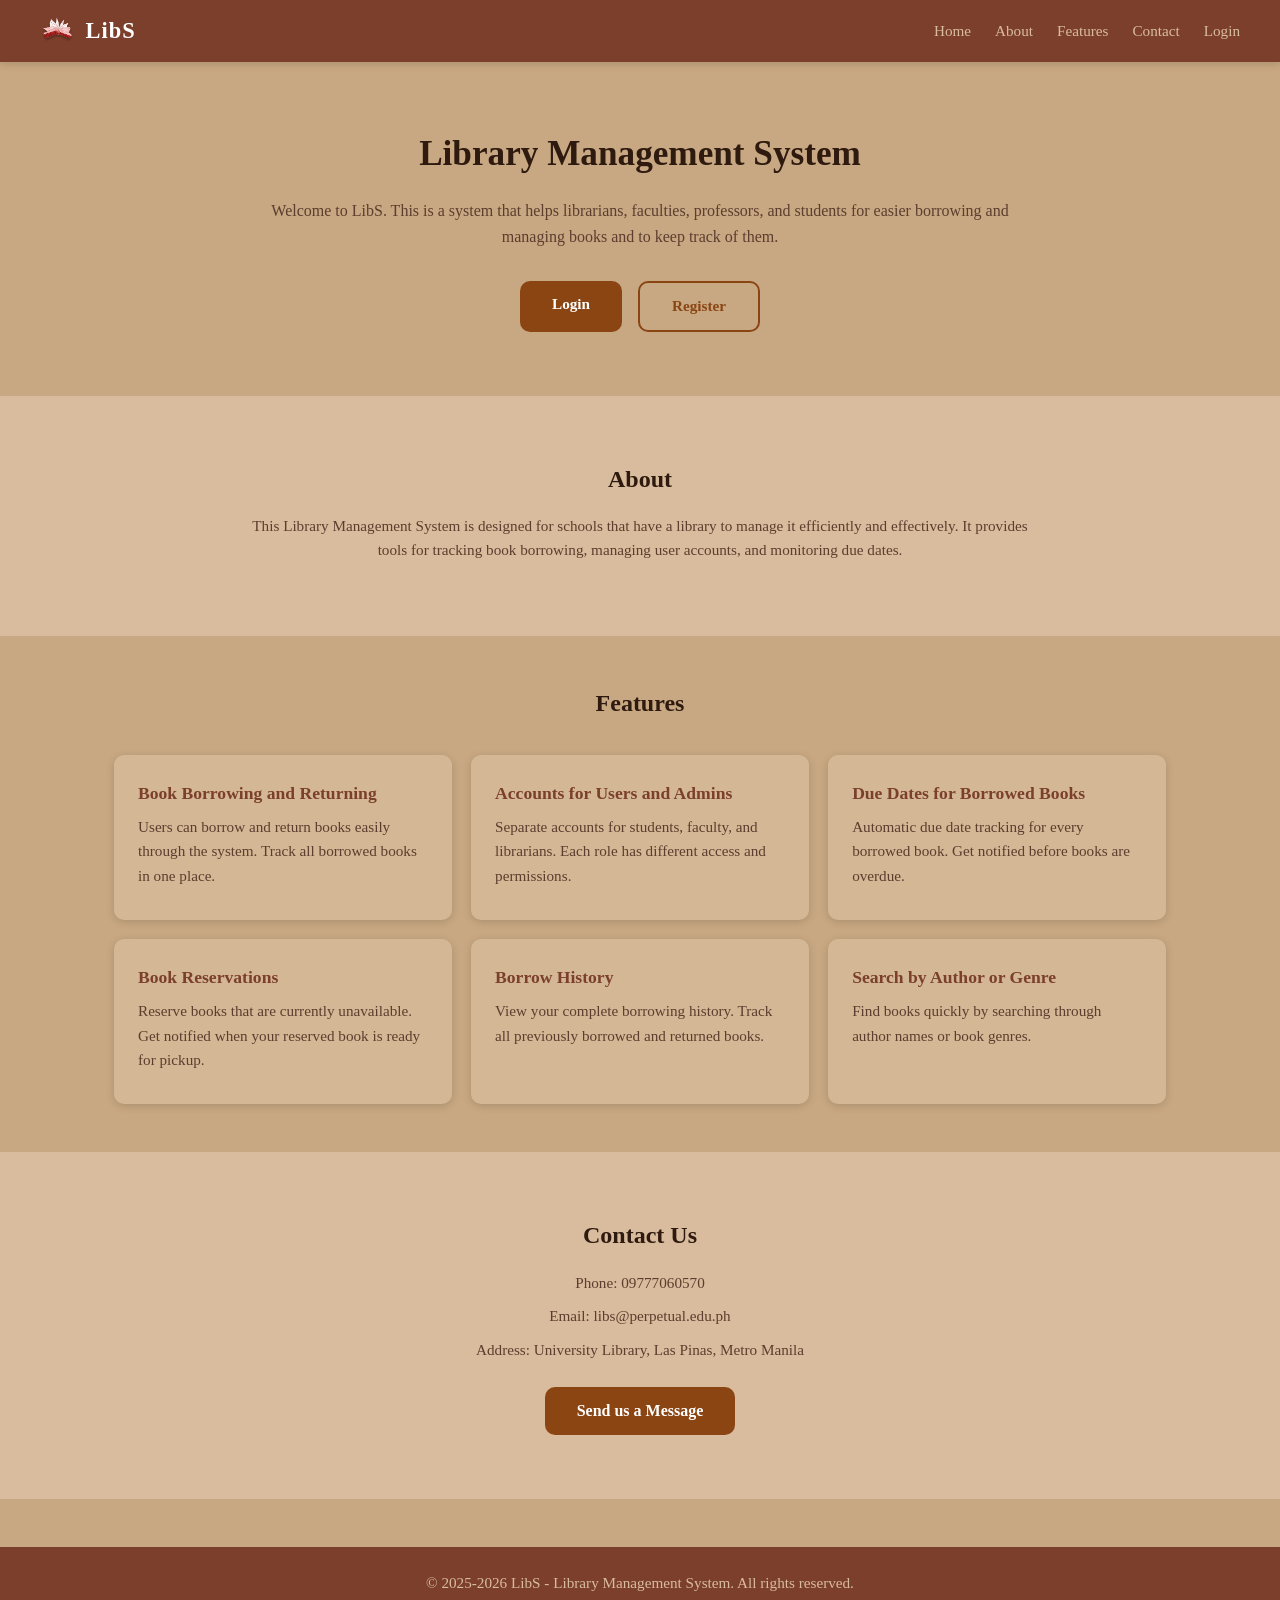
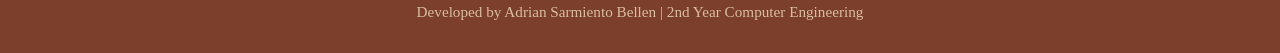
<file: index.html>
<!DOCTYPE html>
<html lang="en">
<head>
    <meta charset="UTF-8">
    <meta name="viewport" content="width=device-width, initial-scale=1.0">
    <title>LibS</title>
    <link rel="stylesheet" href="style.css">
</head>
<body>

    <!-- HEADER / NAVBAR -->
    <header>
        <div class="navbar">
            <div class="logo">
                <img src="images/Ellipse 3.png" alt="LibS Logo" class="side-nav-logo-img">
                <span>LibS</span>
            </div>
            <nav>
                <ul>
                    <li><a href="index.html#home">Home</a></li>
                    <li><a href="index.html#about">About</a></li> <!-- FIXED: now points to About section -->
                    <li><a href="index.html#features">Features</a></li>
                    <li><a href="index.html#contact-preview">Contact</a></li>
                    <li><a href="login.html">Login</a></li>
                </ul>
            </nav>
        </div>
    </header>

    <!-- HERO SECTION -->
    <section id="home">
        <div class="hero">
            <h1>Library Management System</h1>
            <p>Welcome to LibS. This is a system that helps librarians, faculties, professors, and students for easier borrowing and managing books and to keep track of them.</p>
            <div class="hero-buttons">
                <a href="login.html">Login</a>
                <a href="register.html">Register</a>
            </div>
        </div>
    </section>

    <!-- ABOUT SECTION -->
    <section id="about">
        <h2>About</h2>
        <p>This Library Management System is designed for schools that have a library to manage it efficiently and effectively. It provides tools for tracking book borrowing, managing user accounts, and monitoring due dates.</p>
    </section>

    <!-- FEATURES SECTION -->
    <section id="features">
        <h2>Features</h2>
        <div class="features-grid">
            <div class="feature-card">
                <h3>Book Borrowing and Returning</h3>
                <p>Users can borrow and return books easily through the system. Track all borrowed books in one place.</p>
            </div>
            <div class="feature-card">
                <h3>Accounts for Users and Admins</h3>
                <p>Separate accounts for students, faculty, and librarians. Each role has different access and permissions.</p>
            </div>
            <div class="feature-card">
                <h3>Due Dates for Borrowed Books</h3>
                <p>Automatic due date tracking for every borrowed book. Get notified before books are overdue.</p>
            </div>
            <div class="feature-card">
                <h3>Book Reservations</h3>
                <p>Reserve books that are currently unavailable. Get notified when your reserved book is ready for pickup.</p>
            </div>
            <div class="feature-card">
                <h3>Borrow History</h3>
                <p>View your complete borrowing history. Track all previously borrowed and returned books.</p>
            </div>
            <div class="feature-card">
                <h3>Search by Author or Genre</h3>
                <p>Find books quickly by searching through author names or book genres.</p>
            </div>
        </div>
    </section>

    <!-- CONTACT SECTION -->
    <section id="contact-preview">
        <h2>Contact Us</h2>
        <p>Phone: 09777060570</p>
        <p>Email: libs@perpetual.edu.ph</p>
        <p>Address: University Library, Las Pinas, Metro Manila</p>
        <a href="contact.html">Send us a Message</a>
    </section>

    <!-- FOOTER -->
    <footer>
        <p>&copy; 2025-2026 LibS - Library Management System. All rights reserved.</p>
        <p>Developed by Adrian Sarmiento Bellen | 2nd Year Computer Engineering</p>
    </footer>

</body>
</html>
</file>
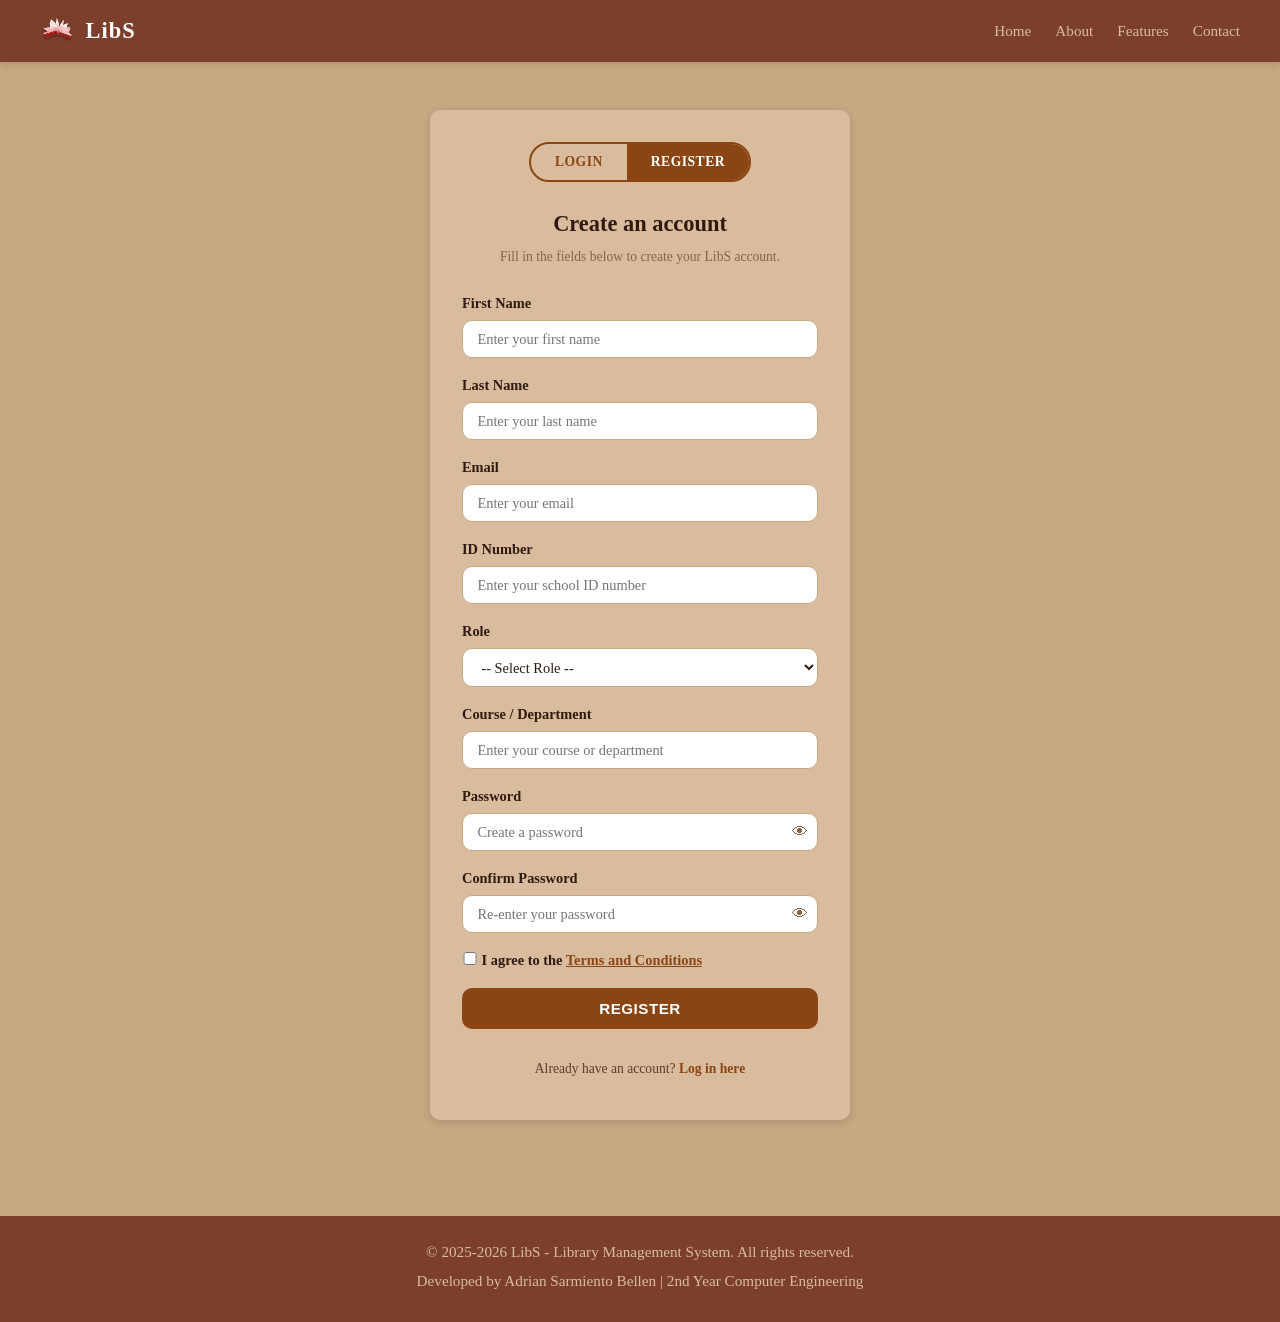
<file: about.html>
<!DOCTYPE html>
<html lang="en">
<head>
    <meta charset="UTF-8">
    <meta name="viewport" content="width=device-width, initial-scale=1.0">
    <title>LibS - Register</title>
    <link rel="stylesheet" href="style.css">
</head>
<body>

    <!-- HEADER / NAVBAR -->
    <header>
        <div class="navbar">
            <div class="logo">
                <img src="images/Ellipse 3.png" alt="LibS Logo" class="side-nav-logo-img">
                <span>LibS</span>
            </div>
            <nav>
                <ul>
                    <li><a href="index.html">Home</a></li>
                    <li><a href="about.html">About</a></li>
                    <li><a href="index.html#features">Features</a></li>
                    <li><a href="contact.html">Contact</a></li>
                </ul>
            </nav>
        </div>
    </header>

    <!-- REGISTER FORM -->
    <section class="auth-section">
        <div class="auth-container">

            <div class="auth-tabs">
                <a href="login.html" class="tab">LOGIN</a>
                <a href="register.html" class="tab active">REGISTER</a>
            </div>

            <h2>Create an account</h2>
            <p>Fill in the fields below to create your LibS account.</p>

            <form action="#" method="POST">

                <div class="form-group">
                    <label for="firstname">First Name</label>
                    <input type="text" id="firstname" name="firstname" placeholder="Enter your first name" required>
                </div>

                <div class="form-group">
                    <label for="lastname">Last Name</label>
                    <input type="text" id="lastname" name="lastname" placeholder="Enter your last name" required>
                </div>

                <div class="form-group">
                    <label for="email">Email</label>
                    <input type="email" id="email" name="email" placeholder="Enter your email" required>
                </div>

                <div class="form-group">
                    <label for="id-number">ID Number</label>
                    <input type="text" id="id-number" name="id_number" placeholder="Enter your school ID number" required>
                </div>

                <div class="form-group">
                    <label for="role">Role</label>
                    <select id="role" name="role" required>
                        <option value="">-- Select Role --</option>
                        <option value="student">Student</option>
                        <option value="faculty">Faculty</option>
                        <option value="professor">Professor</option>
                    </select>
                </div>

                <div class="form-group">
                    <label for="course">Course / Department</label>
                    <input type="text" id="course" name="course" placeholder="Enter your course or department">
                </div>

                <div class="form-group">
                    <label for="password">Password</label>
                    <div class="password-wrapper">
                        <input type="password" id="password" name="password" placeholder="Create a password" required>
                        <button type="button" class="toggle-password">&#128065;</button>
                    </div>
                </div>

                <div class="form-group">
                    <label for="confirm-password">Confirm Password</label>
                    <div class="password-wrapper">
                        <input type="password" id="confirm-password" name="confirm_password" placeholder="Re-enter your password" required>
                        <button type="button" class="toggle-password">&#128065;</button>
                    </div>
                </div>

                <div class="form-group">
                    <label class="terms">
                        <input type="checkbox" name="agree_terms" required>
                        I agree to the <a href="#">Terms and Conditions</a>
                    </label>
                </div>

                <button type="submit" class="btn-primary">REGISTER</button>

                <p class="redirect-login">Already have an account? <a href="login.html">Log in here</a></p>

            </form>

        </div>
    </section>

    <!-- FOOTER -->
    <footer>
        <p>&copy; 2025-2026 LibS - Library Management System. All rights reserved.</p>
        <p>Developed by Adrian Sarmiento Bellen | 2nd Year Computer Engineering</p>
    </footer>

</body>
</html>
</file>
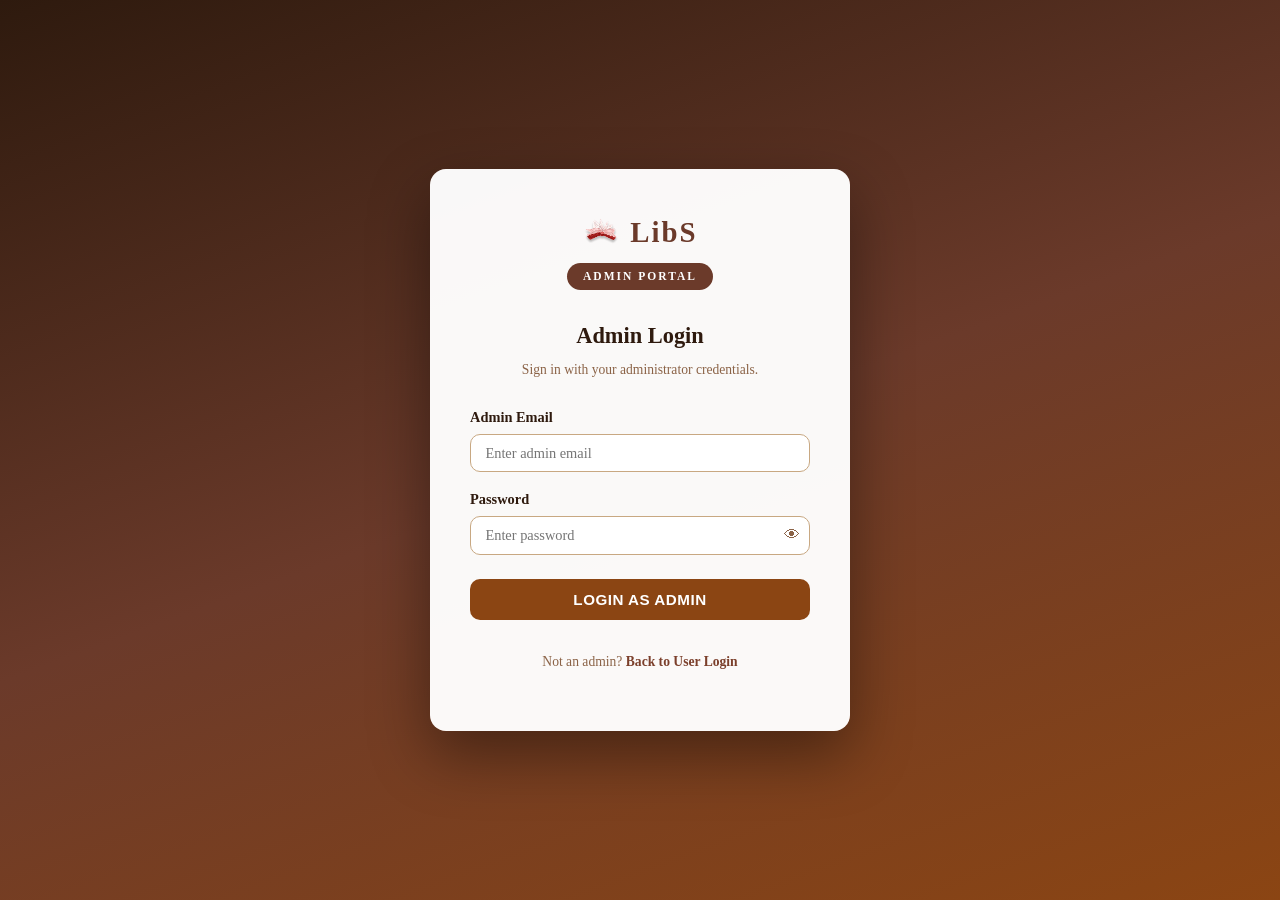
<file: admin-login.html>
<!DOCTYPE html>
<html lang="en">
<head>
    <meta charset="UTF-8">
    <meta name="viewport" content="width=device-width, initial-scale=1.0">
    <title>LibS - Admin Login</title>
    <link rel="stylesheet" href="style.css">
    <style>
        .admin-login-body {
            background: linear-gradient(160deg, #2E1A0E 0%, #6B3A2A 50%, #8B4513 100%);
            min-height: 100vh;
            display: flex;
            align-items: center;
            justify-content: center;
        }
        .admin-login-card {
            background: rgba(255,255,255,0.97);
            border-radius: 16px;
            padding: 2.5rem 2.5rem 2rem;
            width: 100%;
            max-width: 420px;
            box-shadow: 0 24px 60px rgba(0,0,0,0.4);
        }
        .admin-login-logo {
            display: flex;
            align-items: center;
            gap: 0.6rem;
            justify-content: center;
            margin-bottom: 0.5rem;
        }
        .admin-login-logo img { width: 38px; height: 38px; object-fit: contain; }
        .admin-login-logo span {
            font-family: Georgia, serif;
            font-size: 1.8rem;
            font-weight: 700;
            color: #6B3A2A;
            letter-spacing: 2px;
        }
        .admin-badge {
            display: block;
            text-align: center;
            background: #6B3A2A;
            color: #fff;
            font-size: 0.72rem;
            font-weight: 700;
            letter-spacing: 2px;
            text-transform: uppercase;
            padding: 0.25rem 1rem;
            border-radius: 20px;
            width: fit-content;
            margin: 0 auto 1.8rem;
        }
        .admin-login-card h2 {
            font-size: 1.4rem;
            text-align: center;
            color: #2E1A0E;
            margin-bottom: 0.3rem;
        }
        .admin-login-card > p {
            text-align: center;
            font-size: 0.85rem;
            color: #8B6347;
            margin-bottom: 1.6rem;
        }
        .back-link {
            display: block;
            text-align: center;
            font-size: 0.85rem;
            color: #8B6347;
            margin-top: 1.2rem;
        }
        .back-link a { color: #7B3F2B; font-weight: 700; }
    </style>
</head>
<body class="admin-login-body">
    <div class="admin-login-card">
        <div class="admin-login-logo">
            <img src="images/Ellipse 3.png" alt="LibS Logo">
            <span>LibS</span>
        </div>
        <span class="admin-badge">Admin Portal</span>

        <h2>Admin Login</h2>
        <p>Sign in with your administrator credentials.</p>

        <form action="admin-dashboard.html">
            <div class="form-group">
                <label for="admin-email">Admin Email</label>
                <input type="email" id="admin-email" name="email" placeholder="Enter admin email" required>
            </div>
            <div class="form-group">
                <label for="admin-password">Password</label>
                <div class="password-wrapper">
                    <input type="password" id="admin-password" name="password" placeholder="Enter password" required>
                    <button type="button" class="toggle-password">&#128065;</button>
                </div>
            </div>
            <button type="submit" class="btn-primary" style="margin-top:0.5rem;">LOGIN AS ADMIN</button>
        </form>

        <p class="back-link">Not an admin? <a href="login.html">Back to User Login</a></p>
    </div>

    <script>
        document.querySelectorAll('.toggle-password').forEach(btn => {
            btn.addEventListener('click', () => {
                const inp = btn.previousElementSibling;
                inp.type = inp.type === 'password' ? 'text' : 'password';
            });
        });
    </script>
</body>
</html>
</file>
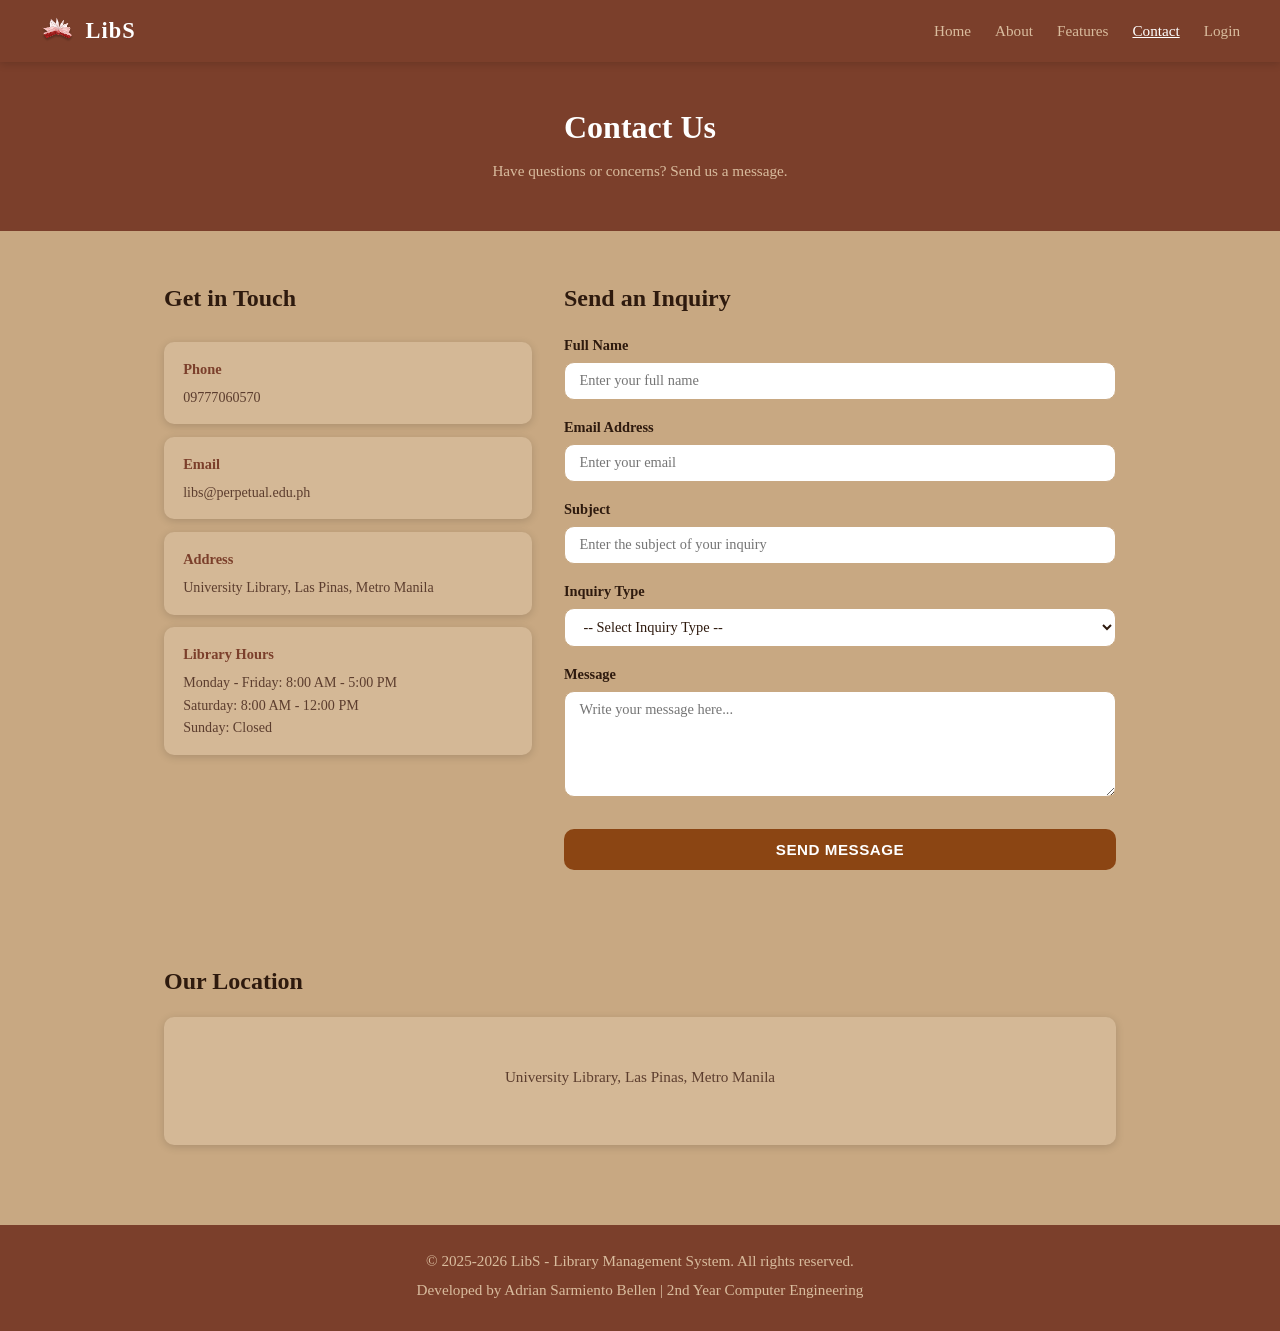
<file: contact.html>
<!DOCTYPE html>
<html lang="en">
<head>
    <meta charset="UTF-8">
    <meta name="viewport" content="width=device-width, initial-scale=1.0">
    <title>LibS - Contact</title>
    <link rel="stylesheet" href="style.css">
</head>
<body>

    <!-- HEADER / NAVBAR -->
    <header>
        <div class="navbar">
            <div class="logo">
                <img src="images/Ellipse 3.png" alt="LibS Logo" class="side-nav-logo-img">
                <span>LibS</span>
            </div>
            <nav>
                <ul>
                    <li><a href="index.html">Home</a></li>
                    <li><a href="about.html">About</a></li>
                    <li><a href="index.html#features">Features</a></li>
                    <li><a href="contact.html" class="active">Contact</a></li>
                    <li><a href="login.html">Login</a></li>
                </ul>
            </nav>
        </div>
    </header>

    <!-- PAGE HERO -->
    <section class="page-hero">
        <h1>Contact Us</h1>
        <p>Have questions or concerns? Send us a message.</p>
    </section>

    <!-- CONTACT SECTION -->
    <section class="contact-section">

        <!-- CONTACT INFO -->
        <div class="contact-info">
            <h2>Get in Touch</h2>

            <div class="contact-detail">
                <h3>Phone</h3>
                <p>09777060570</p>
            </div>

            <div class="contact-detail">
                <h3>Email</h3>
                <p>libs@perpetual.edu.ph</p>
            </div>

            <div class="contact-detail">
                <h3>Address</h3>
                <p>University Library, Las Pinas, Metro Manila</p>
            </div>

            <div class="contact-detail">
                <h3>Library Hours</h3>
                <p>Monday - Friday: 8:00 AM - 5:00 PM</p>
                <p>Saturday: 8:00 AM - 12:00 PM</p>
                <p>Sunday: Closed</p>
            </div>
        </div>

        <!-- INQUIRY FORM -->
        <div class="contact-form-wrapper">
            <h2>Send an Inquiry</h2>
            <form action="#" method="POST" class="contact-form">

                <div class="form-group">
                    <label for="name">Full Name</label>
                    <input type="text" id="name" name="name" placeholder="Enter your full name" required>
                </div>

                <div class="form-group">
                    <label for="email">Email Address</label>
                    <input type="email" id="email" name="email" placeholder="Enter your email" required>
                </div>

                <div class="form-group">
                    <label for="subject">Subject</label>
                    <input type="text" id="subject" name="subject" placeholder="Enter the subject of your inquiry" required>
                </div>

                <div class="form-group">
                    <label for="inquiry-type">Inquiry Type</label>
                    <select id="inquiry-type" name="inquiry_type" required>
                        <option value="">-- Select Inquiry Type --</option>
                        <option value="book-availability">Book Availability</option>
                        <option value="account-issue">Account Issue</option>
                        <option value="borrowed-books">Borrowed Books Concern</option>
                        <option value="reservation">Reservation Concern</option>
                        <option value="general">General Inquiry</option>
                    </select>
                </div>

                <div class="form-group">
                    <label for="message">Message</label>
                    <textarea id="message" name="message" rows="5" placeholder="Write your message here..." required></textarea>
                </div>

                <button type="submit" class="btn-primary">SEND MESSAGE</button>

            </form>
        </div>

    </section>

    <!-- MAP / LOCATION -->
    <section class="location-section">
        <h2>Our Location</h2>
        <div class="map-placeholder">
            <p>University Library, Las Pinas, Metro Manila</p>
        </div>
    </section>

    <!-- FOOTER -->
    <footer>
        <p>&copy; 2025-2026 LibS - Library Management System. All rights reserved.</p>
        <p>Developed by Adrian Sarmiento Bellen | 2nd Year Computer Engineering</p>
    </footer>

</body>
</html>
</file>
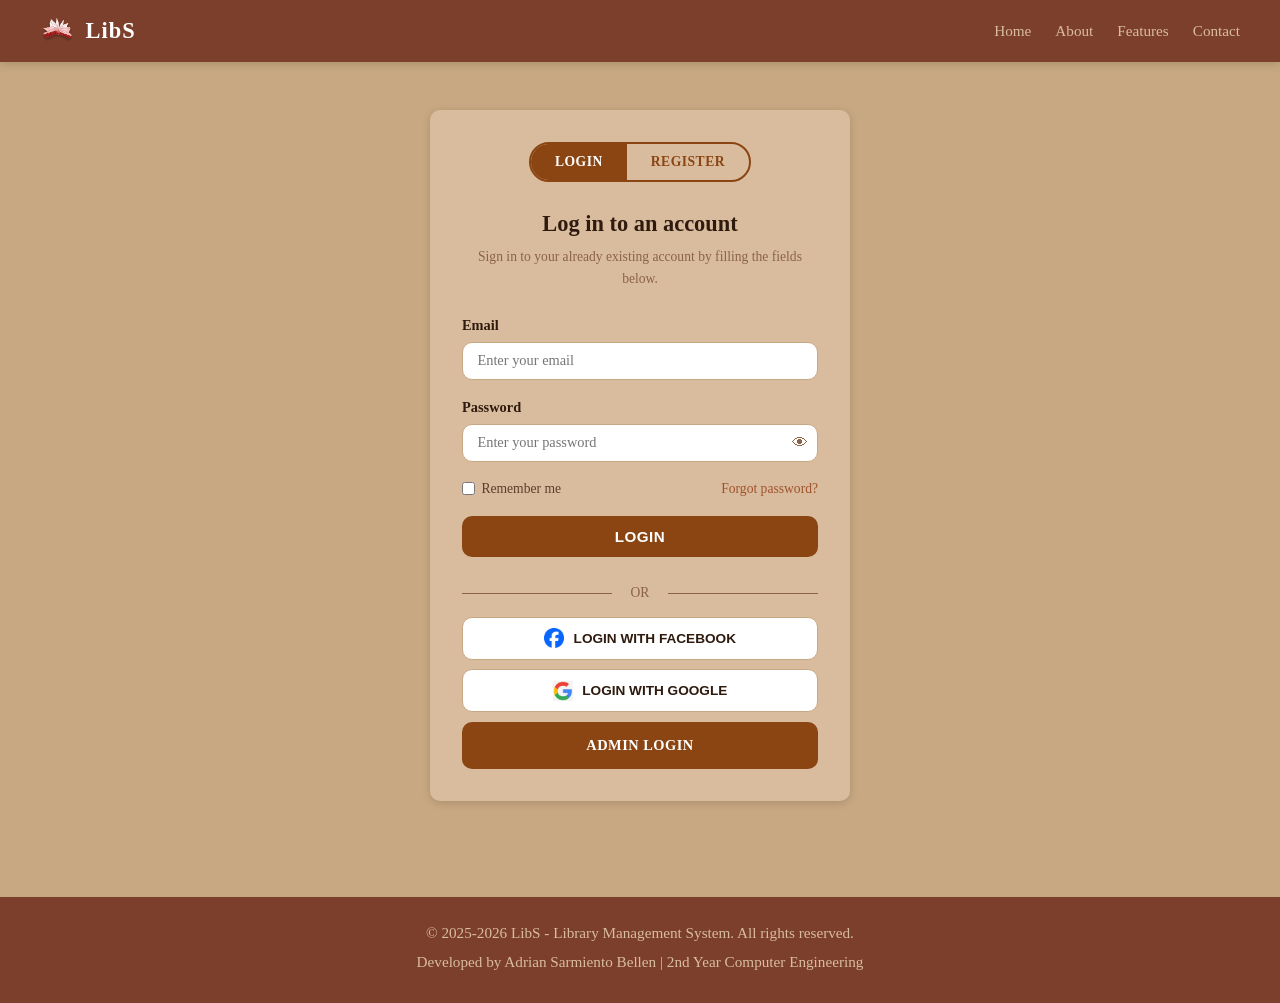
<file: login.html>
<!DOCTYPE html>
<html lang="en">
<head>
    <meta charset="UTF-8">
    <meta name="viewport" content="width=device-width, initial-scale=1.0">
    <title>LibS - Login</title>
    <link rel="stylesheet" href="style.css">
</head>
<body>

    <!-- HEADER / NAVBAR -->
    <header>
        <div class="navbar">
            <div class="logo">
                <img src="images/Ellipse 3.png" alt="LibS Logo" class="side-nav-logo-img">
                <span>LibS</span>
            </div>
            <nav>
                <ul>
                    <li><a href="index.html">Home</a></li>
                    <li><a href="about.html">About</a></li>
                    <li><a href="index.html#features">Features</a></li>
                    <li><a href="contact.html">Contact</a></li>
                </ul>
            </nav>
        </div>
    </header>

    <!-- LOGIN / REGISTER TABS -->
    <section class="auth-section">
        <div class="auth-container">

            <div class="auth-tabs">
                <a href="login.html" class="tab active">LOGIN</a>
                <a href="register.html" class="tab">REGISTER</a>
            </div>

            <h2>Log in to an account</h2>
            <p>Sign in to your already existing account by filling the fields below.</p>

            <form action="dashboard.html">

                <div class="form-group">
                    <label for="email">Email</label>
                    <input type="email" id="email" name="email" placeholder="Enter your email" required>
                </div>

                <div class="form-group">
                    <label for="password">Password</label>
                    <div class="password-wrapper">
                        <input type="password" id="password" name="password" placeholder="Enter your password" required>
                        <button type="button" class="toggle-password">&#128065;</button>
                    </div>
                </div>

                <div class="form-options">
                    <label class="remember-me">
                        <input type="checkbox" name="remember"> Remember me
                    </label>
                    <a href="#" class="forgot-password">Forgot password?</a>
                </div>

                <button type="submit" class="btn-primary">LOGIN</button>

                <div class="divider">
                    <span>OR</span>
                </div>

                <button type="button" class="btn-social">
                    <img src="[data-uri]" alt="Facebook"> LOGIN WITH FACEBOOK
                </button>

                <button type="button" class="btn-social">
                    <img src="[data-uri]" alt="Google"> LOGIN WITH GOOGLE
                </button>

                <a href="admin-login.html" class="btn-admin">ADMIN LOGIN</a>

            </form>

        </div>
    </section>

    <!-- FOOTER -->
    <footer>
        <p>&copy; 2025-2026 LibS - Library Management System. All rights reserved.</p>
        <p>Developed by Adrian Sarmiento Bellen | 2nd Year Computer Engineering</p>
    </footer>

</body>
</html>
</file>
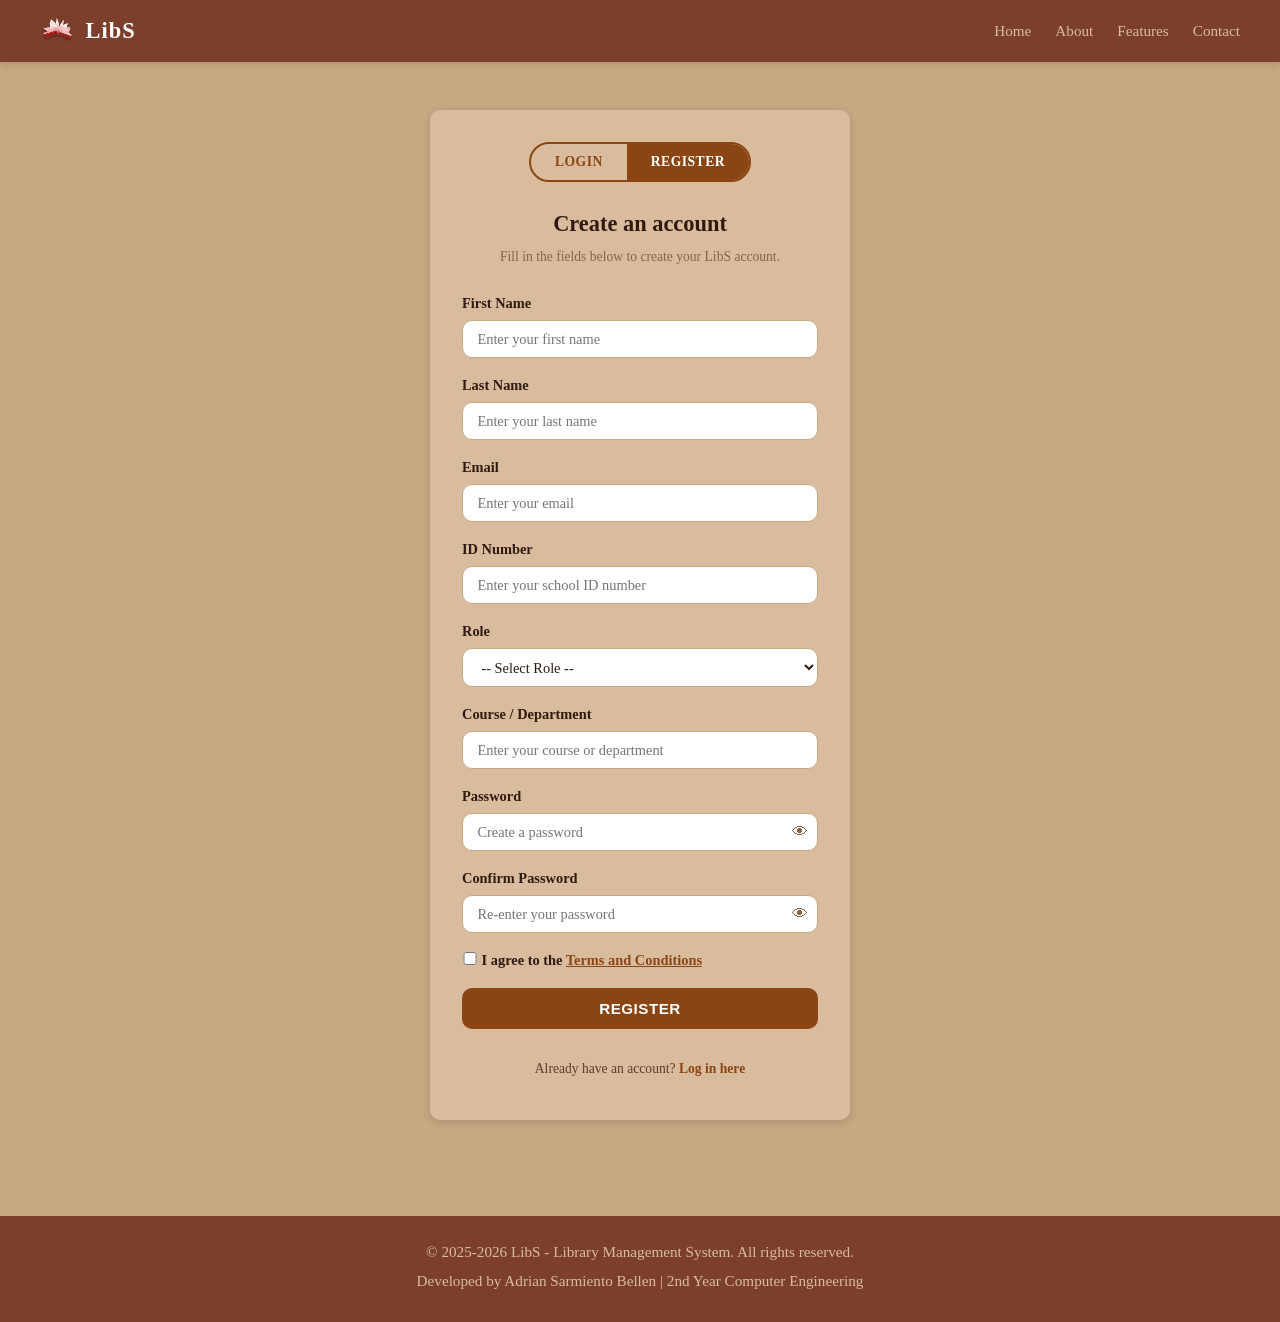
<file: register.html>
<!DOCTYPE html>
<html lang="en">
<head>
    <meta charset="UTF-8">
    <meta name="viewport" content="width=device-width, initial-scale=1.0">
    <title>LibS - Register</title>
    <link rel="stylesheet" href="style.css">
</head>
<body>

    <!-- HEADER / NAVBAR -->
    <header>
        <div class="navbar">
            <div class="logo">
                <img src="images/Ellipse 3.png" alt="LibS Logo" class="side-nav-logo-img">
                <span>LibS</span>
            </div>
            <nav>
                <ul>
                    <li><a href="index.html">Home</a></li>
                    <li><a href="about.html">About</a></li>
                    <li><a href="index.html#features">Features</a></li>
                    <li><a href="contact.html">Contact</a></li>
                </ul>
            </nav>
        </div>
    </header>

    <!-- REGISTER FORM -->
    <section class="auth-section">
        <div class="auth-container">

            <div class="auth-tabs">
                <a href="login.html" class="tab">LOGIN</a>
                <a href="register.html" class="tab active">REGISTER</a>
            </div>

            <h2>Create an account</h2>
            <p>Fill in the fields below to create your LibS account.</p>

            <form action="login.html">

                <div class="form-group">
                    <label for="firstname">First Name</label>
                    <input type="text" id="firstname" name="firstname" placeholder="Enter your first name" required>
                </div>

                <div class="form-group">
                    <label for="lastname">Last Name</label>
                    <input type="text" id="lastname" name="lastname" placeholder="Enter your last name" required>
                </div>

                <div class="form-group">
                    <label for="email">Email</label>
                    <input type="email" id="email" name="email" placeholder="Enter your email" required>
                </div>

                <div class="form-group">
                    <label for="id-number">ID Number</label>
                    <input type="text" id="id-number" name="id_number" placeholder="Enter your school ID number" required>
                </div>

                <div class="form-group">
                    <label for="role">Role</label>
                    <select id="role" name="role" required>
                        <option value="">-- Select Role --</option>
                        <option value="student">Student</option>
                        <option value="faculty">Faculty</option>
                        <option value="professor">Professor</option>
                    </select>
                </div>

                <div class="form-group">
                    <label for="course">Course / Department</label>
                    <input type="text" id="course" name="course" placeholder="Enter your course or department">
                </div>

                <div class="form-group">
                    <label for="password">Password</label>
                    <div class="password-wrapper">
                        <input type="password" id="password" name="password" placeholder="Create a password" required>
                        <button type="button" class="toggle-password">&#128065;</button>
                    </div>
                </div>

                <div class="form-group">
                    <label for="confirm-password">Confirm Password</label>
                    <div class="password-wrapper">
                        <input type="password" id="confirm-password" name="confirm_password" placeholder="Re-enter your password" required>
                        <button type="button" class="toggle-password">&#128065;</button>
                    </div>
                </div>

                <div class="form-group">
                    <label class="terms">
                        <input type="checkbox" name="agree_terms" required>
                        I agree to the <a href="#">Terms and Conditions</a>
                    </label>
                </div>

                <button type="submit" class="btn-primary">REGISTER</button>

                <p class="redirect-login">Already have an account? <a href="login.html">Log in here</a></p>

            </form>

        </div>
    </section>

    <!-- FOOTER -->
    <footer>
        <p>&copy; 2025-2026 LibS - Library Management System. All rights reserved.</p>
        <p>Developed by Adrian Sarmiento Bellen | 2nd Year Computer Engineering</p>
    </footer>

</body>
</html>
</file>
<file: style.css>
*, *::before, *::after {
    box-sizing: border-box;
    margin: 0;
    padding: 0;
}

:root {
    --bg:         #C8A882;
    --bg-light:   #D9BC9E;
    --bg-sidenav: #C4907A;
    --brown:      #7B3F2B;
    --brown-mid:  #A0522D;
    --brown-btn:  #8B4513;
    --text-dark:  #2E1A0E;
    --text-mid:   #5C3D2E;
    --text-light: #8B6347;
    --white:      #FFFFFF;
    --card-bg:    #D4B896;
    --green:      #4CAF50;
    --orange:     #E07B2A;
    --red:        #C0392B;
    --radius:     10px;
    --shadow:     0 2px 8px rgba(0,0,0,0.15);
}

html {
    scroll-behavior: smooth;
}

body {
    font-family: 'Georgia', serif;
    background-color: var(--bg);
    color: var(--text-dark);
    min-height: 100vh;
    line-height: 1.6;
}

img {
    max-width: 100%;
    display: block;
}

a {
    text-decoration: none;
    color: inherit;
}

ul {
    list-style: none;
}

/* ============================================================
   TYPOGRAPHY
============================================================ */
h1 {
    font-size: 2rem;
    font-weight: bold;
    color: var(--text-dark);
}

h2 {
    font-size: 1.5rem;
    font-weight: bold;
    color: var(--text-dark);
    margin-bottom: 1rem;
}

h3 {
    font-size: 1.1rem;
    font-weight: bold;
    color: var(--text-dark);
    margin-bottom: 0.4rem;
}

p {
    color: var(--text-mid);
    font-size: 0.95rem;
    margin-bottom: 0.5rem;
}

/* ============================================================
   HEADER / NAVBAR (Public pages)
============================================================ */
header {
    background-color: var(--brown);
    padding: 0.8rem 1.5rem;
    position: sticky;
    top: 0;
    z-index: 100;
    box-shadow: var(--shadow);
}

.navbar {
    display: flex;
    align-items: center;
    justify-content: space-between;
    padding: 0 1rem;
}

.logo {
    display: flex;
    align-items: center;
    gap: 0.6rem;
}

.logo img {
    width: 36px;
    height: 36px;
    object-fit: contain;
}

.logo span {
    font-size: 1.4rem;
    font-weight: bold;
    color: var(--white);
    letter-spacing: 1px;
}

nav ul {
    display: flex;
    gap: 1.5rem;
    align-items: center;
}

nav ul li a {
    color: var(--bg-light);
    font-size: 0.95rem;
    font-weight: 500;
    transition: color 0.2s;
}

nav ul li a:hover,
nav ul li a.active {
    color: var(--white);
    text-decoration: underline;
}

.nav-hamburger {
    display: none;
    background: none;
    border: none;
    color: var(--white);
    font-size: 1.6rem;
    cursor: pointer;
}

/* ============================================================
   HERO SECTION
============================================================ */
#home, .hero {
    background-color: var(--bg);
    padding: 2rem 1.5rem 2rem;
    text-align: center;
}

.hero h1 {
    font-size: 2.2rem;
    margin-bottom: 1rem;
    color: var(--text-dark);
}

.hero p {
    max-width: 750px;
    margin: 0 auto 2rem;
    font-size: 1rem;
    color: var(--text-mid);
}

.hero-buttons {
    display: flex;
    justify-content: center;
    gap: 1rem;
    flex-wrap: wrap;
}

.hero-buttons a {
    padding: 0.7rem 2rem;
    border-radius: var(--radius);
    font-weight: bold;
    font-size: 0.95rem;
    transition: background 0.2s, color 0.2s;
}

.hero-buttons a:first-child {
    background-color: var(--brown-btn);
    color: var(--white);
}

.hero-buttons a:last-child {
    background-color: transparent;
    border: 2px solid var(--brown-btn);
    color: var(--brown-btn);
}

.hero-buttons a:hover {
    opacity: 0.85;
}

/* ============================================================
   SECTIONS (Public pages)
============================================================ */
section {
    padding: 3rem 1.5rem;
    max-width: 1100px;
    margin: 0 auto;
}

#about, #contact-preview {
    background-color: var(--bg-light);
    max-width: 100%;
    padding: 4rem 3rem;
}

#about h2, #contact-preview h2 {
    text-align: center;
}

#about p, #contact-preview p {
    text-align: center;
    max-width: 800px;
    margin: 0 auto 0.6rem;
}

#contact-preview a {
    display: block;
    width: fit-content;
    margin: 1.5rem auto 0;
    padding: 0.7rem 2rem;
    background-color: var(--brown-btn);
    color: var(--white);
    border-radius: var(--radius);
    font-weight: bold;
    transition: opacity 0.2s;
}

#contact-preview a:hover {
    opacity: 0.85;
}

/* ============================================================
   FEATURES GRID
============================================================ */
#features {
    background-color: var(--bg);
}

#features h2 {
    text-align: center;
    margin-bottom: 2rem;
}

.features-grid {
    display: grid;
    grid-template-columns: repeat(auto-fit, minmax(260px, 1fr));
    gap: 1.2rem;
}

.feature-card {
    background-color: var(--card-bg);
    border-radius: var(--radius);
    padding: 1.5rem;
    box-shadow: var(--shadow);
    transition: transform 0.2s;
}

.feature-card:hover {
    transform: translateY(-3px);
}

.feature-card h3 {
    color: var(--brown);
    margin-bottom: 0.5rem;
}

/* ============================================================
   PAGE HERO (Inner pages)
============================================================ */
.page-hero {
    background-color: var(--brown);
    padding: 2.5rem 1.5rem;
    text-align: center;
    max-width: 100%;
}

.page-hero h1 {
    color: var(--white);
    font-size: 2rem;
}

.page-hero p {
    color: var(--bg-light);
    margin-top: 0.4rem;
}

/* ============================================================
   ABOUT PAGE
============================================================ */
.about-overview,
.about-purpose,
.about-users,
.about-development {
    padding: 2.5rem 1.5rem;
    max-width: 1100px;
    margin: 0 auto;
}

.about-overview {
    background-color: var(--bg-light);
    max-width: 100%;
    text-align: center;
}

.about-overview p {
    max-width: 750px;
    margin: 0 auto 0.8rem;
}

.purpose-grid {
    display: grid;
    grid-template-columns: repeat(auto-fit, minmax(220px, 1fr));
    gap: 1rem;
    margin-top: 1rem;
}

.purpose-card {
    background-color: var(--card-bg);
    border-radius: var(--radius);
    padding: 1.2rem;
    box-shadow: var(--shadow);
}

.purpose-card h3 {
    color: var(--brown);
}

/* TABLE */
table {
    width: 100%;
    border-collapse: collapse;
    margin-top: 1rem;
    background-color: var(--card-bg);
    border-radius: var(--radius);
    overflow: hidden;
    box-shadow: var(--shadow);
}

thead {
    background-color: var(--brown);
    color: var(--white);
}

thead th {
    padding: 0.9rem 1rem;
    text-align: left;
    font-size: 0.9rem;
}

tbody tr {
    border-bottom: 1px solid var(--bg);
}

tbody tr:last-child {
    border-bottom: none;
}

tbody td {
    padding: 0.8rem 1rem;
    font-size: 0.9rem;
    color: var(--text-mid);
}

tbody tr:hover {
    background-color: var(--bg-light);
}

.development-timeline {
    display: flex;
    flex-direction: column;
    gap: 1rem;
    margin-top: 1rem;
}

.timeline-item {
    background-color: var(--card-bg);
    border-left: 4px solid var(--brown-btn);
    padding: 1rem 1.2rem;
    border-radius: 0 var(--radius) var(--radius) 0;
    box-shadow: var(--shadow);
}

.timeline-item h3 {
    color: var(--brown);
}

/* ============================================================
   AUTH PAGES (Login / Register)
============================================================ */
.auth-section {
    display: flex;
    justify-content: center;
    align-items: center;
    padding: 3rem 1rem;
    min-height: calc(100vh - 140px);
}

.auth-container {
    background-color: var(--bg-light);
    border-radius: var(--radius);
    padding: 2rem 2rem;
    width: 100%;
    max-width: 420px;
    box-shadow: var(--shadow);
}

.auth-tabs {
    display: flex;
    justify-content: center;
    gap: 0;
    margin-bottom: 1.5rem;
    border-radius: 25px;
    overflow: hidden;
    border: 2px solid var(--brown-btn);
    width: fit-content;
    margin-left: auto;
    margin-right: auto;
}

.auth-tabs .tab {
    padding: 0.45rem 1.5rem;
    font-size: 0.85rem;
    font-weight: bold;
    color: var(--brown-btn);
    background: transparent;
    letter-spacing: 0.5px;
    transition: background 0.2s, color 0.2s;
}

.auth-tabs .tab.active {
    background-color: var(--brown-btn);
    color: var(--white);
}

.auth-container h2 {
    font-size: 1.4rem;
    text-align: center;
    margin-bottom: 0.3rem;
}

.auth-container > p {
    text-align: center;
    font-size: 0.85rem;
    color: var(--text-light);
    margin-bottom: 1.5rem;
}

/* FORM GROUPS */
.form-group {
    margin-bottom: 1rem;
}

.form-group label {
    display: block;
    font-size: 0.9rem;
    font-weight: bold;
    color: var(--text-dark);
    margin-bottom: 0.3rem;
}

.form-group input,
.form-group select,
.form-group textarea {
    width: 100%;
    padding: 0.6rem 0.9rem;
    border: 1.5px solid var(--bg);
    border-radius: var(--radius);
    background-color: var(--white);
    font-size: 0.9rem;
    color: var(--text-dark);
    font-family: inherit;
    outline: none;
    transition: border-color 0.2s;
}

.form-group input:focus,
.form-group select:focus,
.form-group textarea:focus {
    border-color: var(--brown-btn);
}

.password-wrapper {
    position: relative;
}

.password-wrapper input {
    padding-right: 2.5rem;
}

.toggle-password {
    position: absolute;
    right: 0.6rem;
    top: 50%;
    transform: translateY(-50%);
    background: none;
    border: none;
    cursor: pointer;
    font-size: 1rem;
    color: var(--text-light);
}

.form-options {
    display: flex;
    justify-content: space-between;
    align-items: center;
    margin-bottom: 1rem;
    font-size: 0.85rem;
}

.remember-me {
    display: flex;
    align-items: center;
    gap: 0.4rem;
    cursor: pointer;
    color: var(--text-mid);
}

.forgot-password {
    color: var(--brown-mid);
    font-size: 0.85rem;
}

.forgot-password:hover {
    text-decoration: underline;
}

/* BUTTONS */
.btn-primary {
    width: 100%;
    padding: 0.75rem;
    background-color: var(--brown-btn);
    color: var(--white);
    border: none;
    border-radius: var(--radius);
    font-size: 0.95rem;
    font-weight: bold;
    letter-spacing: 0.5px;
    cursor: pointer;
    transition: opacity 0.2s;
    margin-bottom: 0.8rem;
}

.btn-primary:hover {
    opacity: 0.85;
}

.divider {
    text-align: center;
    position: relative;
    margin: 0.8rem 0;
    color: var(--text-light);
    font-size: 0.85rem;
}

.divider::before,
.divider::after {
    content: '';
    position: absolute;
    top: 50%;
    width: 42%;
    height: 1px;
    background-color: var(--text-light);
}

.divider::before { left: 0; }
.divider::after { right: 0; }

.btn-social {
    width: 100%;
    padding: 0.65rem;
    background-color: var(--white);
    border: 1.5px solid var(--bg);
    border-radius: var(--radius);
    font-size: 0.85rem;
    font-weight: bold;
    cursor: pointer;
    display: flex;
    align-items: center;
    justify-content: center;
    gap: 0.6rem;
    margin-bottom: 0.6rem;
    color: var(--text-dark);
    transition: background 0.2s;
}

.btn-social img {
    width: 20px;
    height: 20px;
}

.btn-social:hover {
    background-color: var(--bg-light);
}

.btn-admin {
    display: block;
    width: 100%;
    padding: 0.75rem;
    background-color: var(--brown-btn);
    color: var(--white);
    border-radius: var(--radius);
    font-size: 0.9rem;
    font-weight: bold;
    text-align: center;
    letter-spacing: 0.5px;
    margin-top: 0.5rem;
    transition: opacity 0.2s;
}

.btn-admin:hover {
    opacity: 0.85;
}

.redirect-login {
    text-align: center;
    font-size: 0.85rem;
    margin-top: 1rem;
    color: var(--text-mid);
}

.redirect-login a {
    color: var(--brown-btn);
    font-weight: bold;
}

.terms {
    display: flex;
    align-items: center;
    flex-wrap: nowrap;
    gap: 0.5rem;
    font-size: 0.85rem;
    cursor: pointer;
    color: var(--text-mid);
}

.terms input[type="checkbox"] {
    width: 16px;
    height: 16 px;
    flex-shrink: 0;
    margin: 0;
    cursor: pointer;
     accent-color: var(--brown-btn);
}

.terms a {
    color: var(--brown-btn);
    text-decoration: underline;
}

/* ============================================================
   DASHBOARD HEADER
============================================================ */
.dashboard-body {
    background-color: var(--bg);
}

.dashboard-header {
    background: linear-gradient(135deg, #5C2A14 0%, #8B4513 60%, #7B3F2B 100%);
    padding: 0.9rem 1.2rem;
    display: flex;
    align-items: center;
    justify-content: space-between;
    position: sticky;
    top: 0;
    z-index: 100;
    box-shadow: var(--shadow);
}

.hamburger {
    background: none;
    border: none;
    font-size: 1.6rem;
    cursor: pointer;
    color: var(--white);
    padding: 0.2rem 0.4rem;
}

.dashboard-right {
    display: flex;
    align-items: center;
    gap: 1rem;
}

.dashboard-title {
    font-size: 1.4rem;
    font-weight: bold;
    color: var(--white);
    display: flex;
    align-items: center;
    gap: 0.5rem;
    letter-spacing: 2px;
    pointer-events: none;
    position: absolute;
    left: 50%;
    transform: translateX(-50%);
    z-index: 1;
}

.dashboard-right {
    display: flex;
    align-items: center;
    gap: 0.6rem;
    margin-left: auto;
}

.dashboard-user {
    display: flex;
    align-items: center;
    gap: 0.5rem;
}

.dashboard-user-info {
    text-align: right;
    flex: unset;
}

.dashboard-user-info h2 {
    font-size: 0.9rem;
    margin-bottom: 0;
    color: var(--white);
}

.dashboard-user-info span {
    font-size: 0.75rem;
    color: rgba(255,255,255,0.7);
}

.user-dropdown {
    background: none;
    border: none;
    color: var(--white);
    font-size: 1rem;
    cursor: pointer;
}

.dashboard-avatar img {
    width: 38px;
    height: 38px;
    border-radius: 50%;
    object-fit: cover;
    border: 2px solid var(--brown-btn);
    background-color: var(--bg);
}


/* ============================================================
   SIDE NAV
============================================================ */
.side-nav {
    position: fixed;
    top: 0;
    left: -280px;
    width: 260px;
    height: 100%;
    background-color: var(--bg-sidenav);
    z-index: 200;
    transition: left 0.3s ease;
    padding: 1.5rem 1.2rem;
    display: flex;
    flex-direction: column;
}

.side-nav.open {
    left: 0;
}

.side-nav-header {
    display: flex;
    justify-content: space-between;
    align-items: center;
    margin-bottom: 2rem;
}

.side-nav-header img:nth-child(2) {
    width: 36px;
    height: 36px;
    object-fit: contain;
}

.side-nav-avatar {
    width: 44px;
    height: 44px;
    border-radius: 50%;
    object-fit: cover;
    border: 2px solid var(--white);
    background-color: var(--bg);
}

.close-nav {
    background: var(--brown-btn);   
    border: none;
    font-size: 1.2rem;              
    cursor: pointer;
    color: var(--white);          
    width: 36px;                 
    height: 36px;
    border-radius: 50%;            
    display: flex;
    align-items: center;
    justify-content: center;
    transition: background 0.2s, opacity 0.2s;
}

.close-nav:hover {
    background-color: var(--red);   /* highlight red on hover */
    opacity: 0.9;
}

.side-nav-links {
    display: flex;
    flex-direction: column;
    gap: 0.3rem;
}

.side-nav-links li a {
    display: flex;
    align-items: center;
    gap: 0.7rem;
    padding: 0.75rem 1rem;
    border-radius: var(--radius);
    font-size: 1rem;
    color: var(--text-dark);
    font-weight: 500;
    transition: background 0.2s;
}

.side-nav-links li a:hover,
.side-nav-links li a.active {
    background-color: var(--brown-btn);
    color: var(--white);
}

.btn-logout {
    display: block;                /* full-width block */
    text-align: center;            /* centers the text */
    padding: 0.75rem 1.2rem;
    background-color: var(--red);  /* 🔴 red background for clarity */
    color: var(--white);
    border-radius: var(--radius);
    font-weight: bold;
    font-size: 0.95rem;
    margin-top: auto;
    margin-bottom: 1rem;
    transition: background 0.2s, opacity 0.2s;
}

.btn-logout:hover {
    background-color: #a83232;     /* darker red on hover */
    opacity: 0.9;
}

.side-nav-logo {
    text-align: right;
}

.side-nav-logo img {
    width: 36px;
    margin-left: auto;
}

.nav-overlay {
    display: none;
    position: fixed;
    inset: 0;
    background: rgba(0,0,0,0.35);
    z-index: 150;
}

.nav-overlay.active {
    display: block;
}

/* ============================================================
   DASHBOARD MAIN CONTENT
============================================================ */
.dashboard-main {
    padding: 1.2rem;
    max-width: 900px;
    margin: 0 auto;
}

.search-section {
    margin-bottom: 1.5rem;
    padding: 0;
}

.search-bar {
    display: flex;
    align-items: center;
    gap: 0.5rem;
    margin-bottom: 0.8rem;
}

.search-bar label {
    font-size: 0.9rem;
    font-weight: bold;
    color: var(--text-dark);
    white-space: nowrap;
}

.search-bar input {
    flex: 1;
    padding: 0.5rem 0.8rem;
    border-radius: var(--radius);
    border: 1.5px solid var(--bg);
    background-color: var(--white);
    font-size: 0.9rem;
    outline: none;
}

.search-bar input:focus {
    border-color: var(--brown-btn);
}

.search-btn {
    padding: 0.5rem 0.7rem;
    background-color: var(--brown-btn);
    color: var(--white);
    border: none;
    border-radius: var(--radius);
    cursor: pointer;
    font-size: 1rem;
    transition: opacity 0.2s;
}

.search-btn:hover {
    opacity: 0.85;
}

.search-filters {
    display: flex;
    gap: 0.6rem;
}

.filter-btn {
    padding: 0.4rem 1.2rem;
    border-radius: 20px;
    border: none;
    background-color: var(--card-bg);
    color: var(--text-dark);
    font-size: 0.85rem;
    font-weight: bold;
    cursor: pointer;
    transition: background 0.2s, color 0.2s;
}

.filter-btn.active,
.filter-btn:hover {
    background-color: var(--brown-btn);
    color: var(--white);
}

.borrowed-section,
.reservations-section,
.browse-section {
    margin-bottom: 2rem;
    padding: 0;
}

.borrowed-section h2,
.reservations-section h2,
.browse-section h2 {
    font-size: 1rem;
    letter-spacing: 1px;
    color: var(--text-dark);
    margin-bottom: 0.8rem;
}

.books-list {
    display: flex;
    flex-direction: column;
    gap: 0.6rem;
    background-color: var(--card-bg);
    border-radius: var(--radius);
    padding: 0.8rem;
    box-shadow: var(--shadow);
}

.book-card {
    display: flex;
    align-items: center;
    gap: 0.8rem;
    background-color: var(--bg-light);
    border-radius: 8px;
    padding: 0.7rem;
}

.book-card img {
    width: 48px;
    height: 60px;
    object-fit: cover;
    border-radius: 4px;
    background-color: var(--bg);
    flex-shrink: 0;
}

.book-info {
    flex: 1;
}

.book-info h3 {
    font-size: 0.9rem;
    margin-bottom: 0.2rem;
    color: var(--text-dark);
}

.book-info p {
    font-size: 0.78rem;
    margin-bottom: 0.1rem;
    color: var(--text-mid);
}

.status {
    font-size: 0.75rem;
    font-weight: bold;
    padding: 0.25rem 0.6rem;
    border-radius: 12px;
    white-space: nowrap;
    align-self: flex-end;
}

.status.borrowed { color: var(--green); }
.status.pending  { color: var(--orange); }
.status.returned { color: var(--brown-mid); }
.status.overdue  { color: var(--red); }

.books-grid {
    display: grid;
    grid-template-columns: repeat(auto-fill, minmax(260px, 1fr));
    gap: 1rem;
}

.browse-card {
    background-color: var(--card-bg);
    border-radius: var(--radius);
    overflow: hidden;
    box-shadow: var(--shadow);
    display: flex;
    flex-direction: column;
   
}

.browse-card img {
    width: 100%;
    height: 200px;
    object-position: center;
    object-fit: cover;
    background-color: var(--bg);
     border-radius: var(--radius) var(--radius) 0 0;
}

.browse-info {
    padding: 0.9rem;
    flex: 1;
    display: flex;
    flex-direction: column;
}

.browse-info h3 {
    font-size: 0.95rem;
    margin-bottom: 0.4rem;
    min-height: 2.5rem; 
}

.browse-info p  { 
    font-size: 0.82rem;
    margin-bottom: 0.2rem;
}

.availability {
    min-height: 1.2rem;   
    font-size: 0.82rem;
    font-weight: bold;
    margin: 0.4rem 0 0.8rem;
}

.availability.available   { color: var(--green); }
.availability.unavailable { color: var(--red); }

.browse-info .btn-borrow,
.browse-info .btn-reserve {
    width: 100%;
    padding: 0.5rem;
    border-radius: var(--radius);
    font-size: 0.85rem;
    font-weight: bold;
    cursor: pointer;
    border: none;
    margin-bottom: 0.4rem;
    background-color: var(--brown-btn);
    margin-top: auto;
    transition: opacity 0.2s;
}

.browse-info .btn-borrow {
    background-color: var(--brown-btn);
    color: var(--white);
    width: 100%;
    padding: 0.5rem;
    border-radius: var(--radius);
    font-size: 0.85rem;
    font-weight: bold;
    cursor: pointer;
    border: none;
    margin-bottom: 0.4rem;
    transition: opacity 0.2s;
}

.browse-info .btn-reserve {
    background-color: transparent;
    border: 2px solid var(--brown-btn);
    color: var(--brown-btn);
}

.browse-info .btn-borrow:hover,
.browse-info .btn-reserve:hover { opacity: 0.8; }

.browse-info .btn-borrow:disabled {
    color: var(--white);
    background-color: var(--text-light);    
    cursor: not-allowed;
    opacity: 1;
}

/* ============================================================
   BORROW HISTORY PAGE
============================================================ */
.history-section {
    padding: 1.5rem 1rem;
    max-width: 1000px;
    margin: 0 auto;
}

.history-section h2 {
    font-size: 1.1rem;
    letter-spacing: 1px;
    margin-bottom: 0.5rem;
}

.history-filters {
    display: flex;
    gap: 0.8rem;
    margin: 1.2rem 0;
    flex-wrap: wrap;
}

.history-search {
    flex: 1;
    min-width: 180px;
    padding: 0.55rem 0.9rem;
    border-radius: var(--radius);
    border: 1.5px solid var(--bg);
    background-color: var(--white);
    font-size: 0.9rem;
    outline: none;
    font-family: inherit;
}

.history-search:focus { border-color: var(--brown-btn); }

.history-filter-select {
    padding: 0.55rem 0.9rem;
    border-radius: var(--radius);
    border: 1.5px solid var(--bg);
    background-color: var(--white);
    font-size: 0.9rem;
    font-family: inherit;
    outline: none;
    cursor: pointer;
}

.history-table td:nth-child(5),
.history-table td:nth-child(6),
.history-table td:nth-child(7) {
    text-align: center;
    white-space: nowrap;
    width: 12opx;
}

.history-table-wrapper {
    overflow-x: auto;
    border-radius: var(--radius);
    box-shadow: var(--shadow);
}

.history-table { min-width: 700px; }

.table-book-img {
    width: 36px;
    height: 46px;
    object-fit: cover;
    border-radius: 3px;
    background-color: var(--bg);
}

/* ============================================================
   CONTACT PAGE
============================================================ */
.contact-section {
    display: grid;
    grid-template-columns: 1fr 1.5fr;
    gap: 2rem;
    padding: 3rem 1.5rem;
    max-width: 1000px;
    margin: 0 auto;
}

.contact-info h2 { margin-bottom: 1.5rem; }

.contact-detail {
    background-color: var(--card-bg);
    border-radius: var(--radius);
    padding: 1rem 1.2rem;
    margin-bottom: 0.8rem;
    box-shadow: var(--shadow);
}

.contact-detail h3 {
    color: var(--brown);
    font-size: 0.9rem;
    margin-bottom: 0.3rem;
}

.contact-detail p {
    font-size: 0.88rem;
    margin-bottom: 0;
}

.contact-form-wrapper h2 { margin-bottom: 1rem; }
.contact-form .btn-primary { margin-top: 0.5rem; }

.location-section {
    padding: 2rem 1.5rem;
    max-width: 1000px;
    margin: 0 auto;
}

.map-placeholder {
    background-color: var(--card-bg);
    border-radius: var(--radius);
    padding: 3rem;
    text-align: center;
    box-shadow: var(--shadow);
    color: var(--text-light);
}

/* ============================================================
   FOOTER
============================================================ */
footer {
    background-color: var(--brown);
    color: var(--bg-light);
    text-align: center;
    padding: 1.5rem 1rem;
    font-size: 0.85rem;
    margin-top: 3rem;
}

footer p {
    color: var(--bg-light);
    margin-bottom: 0.3rem;
}

/* ============================================================
   RESPONSIVE - TABLET (max-width: 768px)
============================================================ */
@media (max-width: 768px) {

    nav ul { display: none; }
    .nav-hamburger { display: block; }

    .hero h1 { font-size: 1.6rem; }

    .features-grid { grid-template-columns: 1fr 1fr; }
    .purpose-grid  { grid-template-columns: 1fr; }

    .about-users { overflow-x: auto; }

    .contact-section { grid-template-columns: 1fr; }

    .books-grid { grid-template-columns: 1fr 1fr; }

    .history-table { font-size: 0.82rem; }
}

/* ============================================================
   RESPONSIVE - MOBILE (max-width: 480px)
============================================================ */
@media (max-width: 480px) {

    h1 { font-size: 1.4rem; }
    h2 { font-size: 1.2rem; }

    .logo span { font-size: 1.1rem; }
    .features-grid { grid-template-columns: 1fr;}

    #home, .hero { padding: 2.5rem 1rem 2rem; }
    .hero-buttons { flex-direction: column; align-items: center; }
    .hero-buttons a { width: 80%; text-align: center; }

    .auth-container { padding: 1.5rem 1rem; }

    .dashboard-main { padding: 1rem 0.8rem; }

    .feature-card {
       padding: 1.2rem 1rem;
       border-radius: 10px;
    }

    .purpose-card {
       padding: 1.2rem 1rem;
       border-radius: 10px;
    }

    .dashboard-header {
        position: relative;
        gap: 0.3rem;
    }

    .dashboard-title {
        position: static;
        transform: none;
        margin-left: 0.5rem;
    }

    .dashboard-right {
        gap: 0.3rem;
    }

    .dashboard-user-info h2 {
        font-size: 0.75rem;
    }

    .dashboard-user-info span {
        font-size: 0.65rem;
    }

    .dashboard-avatar img {
        width: 30px;
        height: 30px;
    }

    .books-grid { grid-template-columns: 1fr; }

    .contact-section { padding: 1.5rem 1rem; }

    .history-filters { flex-direction: column; }

    .history-search,
    .history-filter-select { width: 100%; }

    footer { font-size: 0.78rem; }

    
}

/* MODAL */
.modal-overlay {
    display: none;
    position: fixed;
    inset: 0;
    background: rgba(0,0,0,0.5);
    z-index: 300;
    justify-content: center;
    align-items: center;
}

.modal-overlay.active {
    display: flex;
}

.modal-box {
    background-color: var(--bg-light);
    border-radius: var(--radius);
    padding: 2rem;
    width: 90%;
    max-width: 420px;
    box-shadow: 0 8px 24px rgba(0,0,0,0.3);
    position: relative;
}

.modal-close {
    position: absolute;
    top: 0.8rem;
    right: 0.8rem;
    background: none;
    border: none;
    font-size: 1.2rem;
    cursor: pointer;
    color: var(--text-dark);
}

.modal-box h2 {
    margin-bottom: 0.3rem;
    font-size: 1.2rem;
}

.modal-book-name {
    font-weight: bold;
    color: var(--brown);
    margin-bottom: 1.2rem;
    font-size: 0.95rem;
}

.modal-buttons {
    display: flex;
    flex-direction: column;
    gap: 0.5rem;
    margin-top: 1rem;
}

.btn-cancel {
    width: 100%;
    padding: 0.75rem;
    background-color: transparent;
    border: 2px solid var(--brown-btn);
    color: var(--brown-btn);
    border-radius: var(--radius);
    font-size: 0.95rem;
    font-weight: bold;
    cursor: pointer;
    transition: opacity 0.2s;
}

.btn-cancel:hover { opacity: 0.8; }

/* SUCCESS */
.modal-success {
    text-align: center;
}

.success-icon {
    display: inline-block;
    background-color: var(--green);
    color: var(--white);
    border-radius: 50%;
    width: 50px;
    height: 50px;
    line-height: 50px;
    font-size: 1.5rem;
    margin-bottom: 1rem;
}
</file>
